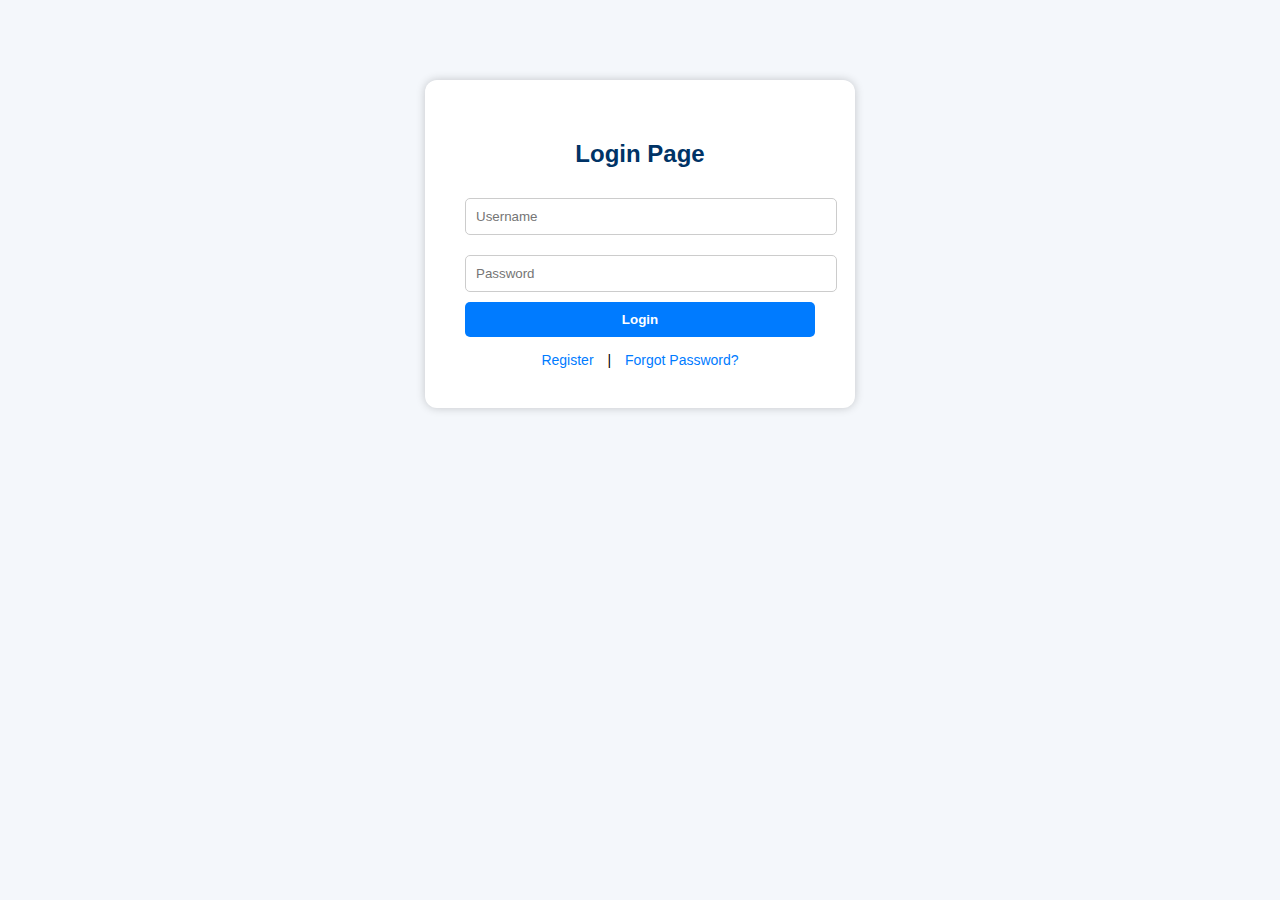
<file: ProjectECP/src/main/webapp/index.html>
<!DOCTYPE html>
<html>
<head>
    <meta charset="UTF-8">
    <title>Login Page</title>
<link rel="stylesheet" type="text/css" href="style.css">

</head>
<body>

<div class="login-container">
    <h2>Login Page</h2>

    <!-- Error message div -->
    <div id="errorMsg" class="error" style="display: none;">
        Sorry, username or password is incorrect
    </div>

    <form action="Validation" onsubmit="return validateLogin();" method="post">
        <input type="text" id="uname" name="uname" placeholder="Username">
        <input type="password" id="pass" name="pwd" placeholder="Password">
        <input type="submit" value="Login">
    </form>

    <div class="links">
        <a href="Register.html">Register</a> |
        <a href="ForgotPassword.html">Forgot Password?</a>
    </div>
</div>

<script>
    function validateLogin() {
        var user = document.getElementById("uname").value.trim();
        var pass = document.getElementById("pass").value.trim();

        if (user === "") {
            alert("Please enter username");
            return false;
        }
        if (pass === "") {
            alert("Please enter password");
            return false;
        }
        return true;
    }

    // On page load, check for error in URL
    window.onload = function () {
        const params = new URLSearchParams(window.location.search);
        if (params.get("error") === "1") {
            document.getElementById("errorMsg").style.display = "block";
        }
    }
</script>

</body>
</html>
</file>
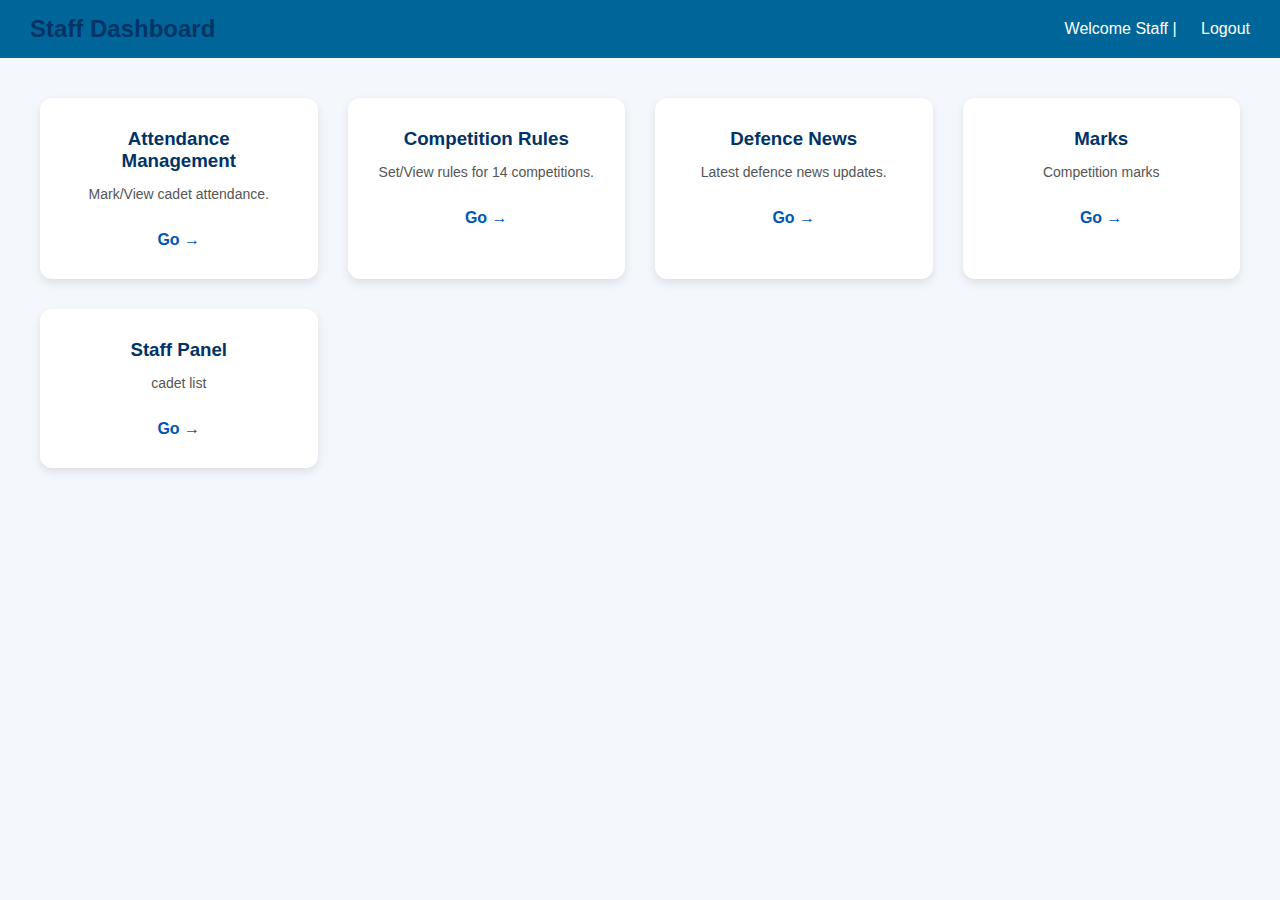
<file: ProjectECP/src/main/webapp/Admin.html>
<!DOCTYPE html>
<html lang="en">
<head>
  <meta charset="UTF-8" />
  <title>Staff Dashboard</title>
  <link rel="stylesheet" href="style.css">

</head>
<body>
    <div class="admin-header">
        <h1>Staff Dashboard</h1>
        <div>
            <span>Welcome Staff</span> |
            <a href="index.html">Logout</a>
        </div>
    </div>

    <div class="admin-container">
        <div class="admin-card">
            <h3>Attendance Management</h3>
            <p>Mark/View cadet attendance.</p>
            <a href="Attendance.jsp">Go →</a>
            
        </div>

        <div class="admin-card">
            <h3>Competition Rules</h3>
            <p>Set/View rules for 14 competitions.</p>
            <a href="CompetitionRules.html">Go →</a>
        </div>

        <div class="admin-card">
            <h3>Defence News</h3>
            <p>Latest defence news updates.</p>
            <a href="AddNews.html">Go →</a>
        </div>
         <div class="admin-card">
            <h3>Marks</h3>
            <p>Competition marks</p>
            <a href="AddCompetitionMark.html">Go →</a>
        </div>
        <div class="admin-card">
            <h3>Staff Panel</h3>
            <p>cadet list</p>
            <a href="AdminPanel.html">Go →</a>
        </div>
    </div>
</body>
</html>
</file>
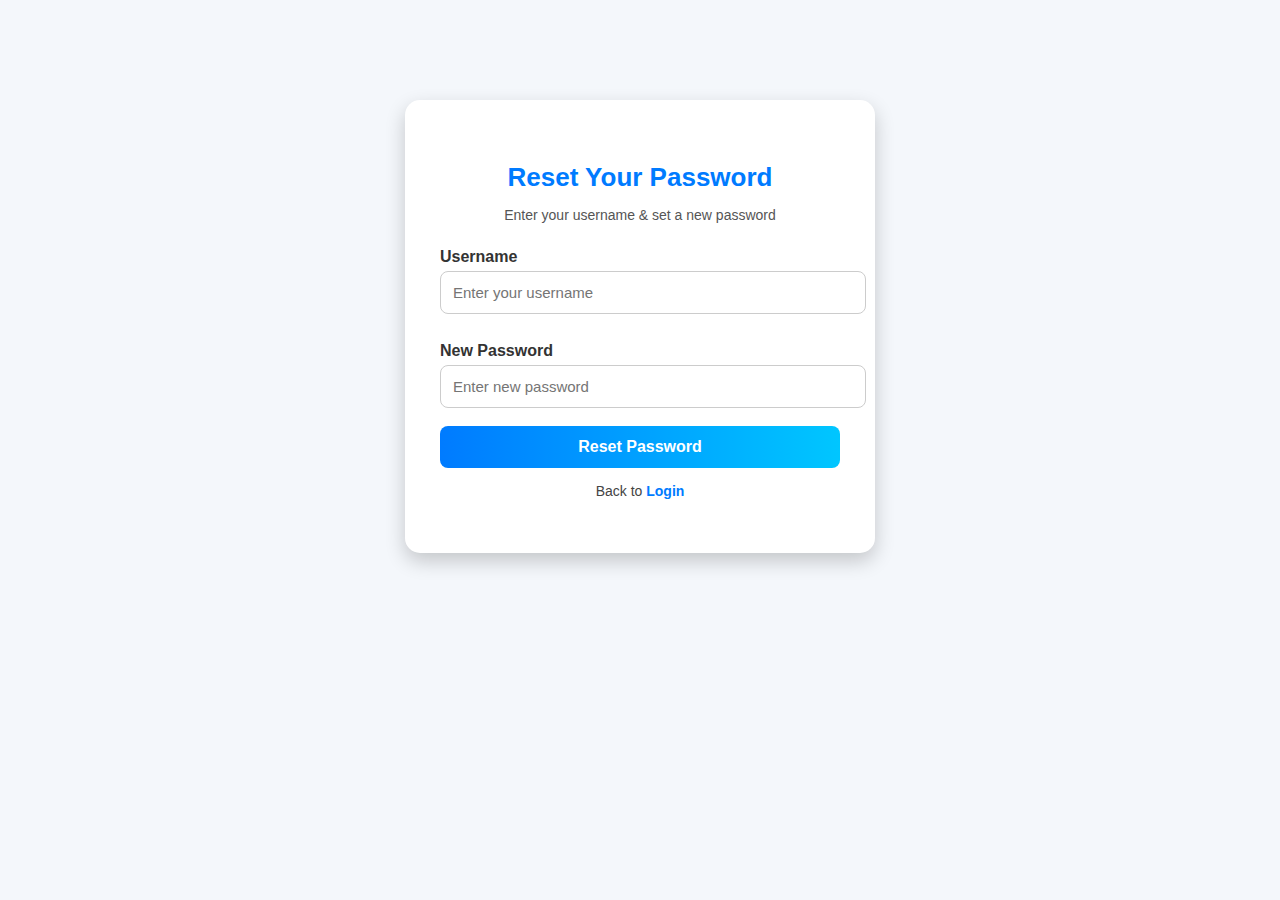
<file: ProjectECP/src/main/webapp/ForgotPassword.html>
<!DOCTYPE html>
<html>
<head>
    <title>Forgot Password</title>
    <link rel="stylesheet" type="text/css" href="style.css">

    <script>
        function validateForgotForm() {
            var uname = document.forms["forgotForm"]["uname"].value.trim();
            var newpass = document.forms["forgotForm"]["newpwd"].value.trim();
            if (uname === "" || newpass === "") {
                alert("Please fill all fields.");
                return false;
            }
            if (newpass.length < 5) {
                alert("Password must be at least 5 characters long.");
                return false;
            }
            return true;
        }
    </script>
</head>
<body>
    <div class="forgot-container">
        <h2>Reset Your Password</h2>
        <p class="subtitle">Enter your username & set a new password</p>
        <form name="forgotForm" action="ForgotPassword" method="post" onsubmit="return validateForgotForm();">

            <label>Username</label>
            <input type="text" name="uname" placeholder="Enter your username" />

            <label>New Password</label>
            <input type="password" name="newpwd" placeholder="Enter new password" />

            <input type="submit" value="Reset Password" />
        </form>
        <p class="login-link">Back to <a href="index.html">Login</a></p>
    </div>
</body>
</html>
</file>
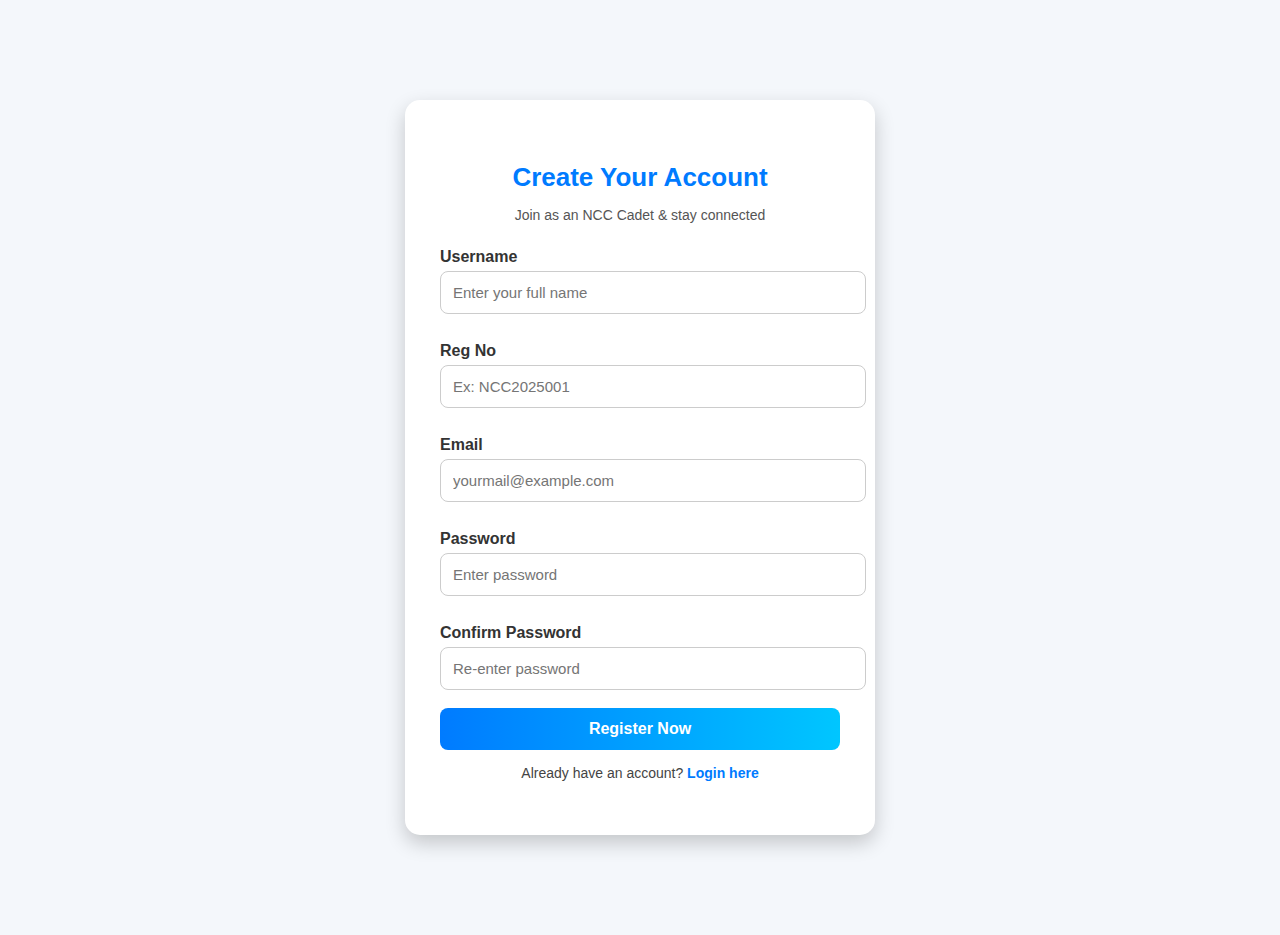
<file: ProjectECP/src/main/webapp/Register.html>
<!DOCTYPE html>
<html>
<head>
    <title>Register Page</title>
    <link rel="stylesheet" type="text/css" href="style.css">

    <script>
        function validateForm() {
            var uname = document.forms["registerForm"]["uname"].value.trim();
            var regno = document.forms["registerForm"]["regno"].value.trim();
            var email = document.forms["registerForm"]["email"].value.trim();
            var pwd = document.forms["registerForm"]["pwd"].value;
            var cpwd = document.forms["registerForm"]["cpwd"].value;

            if (uname === "") {
                alert("Please enter a username");
                return false;
            }
            if (regno === "") {
                alert("Please enter a Reg No");
                return false;
            }
            if (email === "") {
                alert("Please enter an Email");
                return false;
            }
            if (pwd === "") {
                alert("Please enter a password");
                return false;
            }
            if (pwd.length < 5) {
                alert("Password must be at least 5 characters");
                return false;
            }
            if (pwd !== cpwd) {
                alert("Passwords do not match");
                return false;
            }
            return true;
        }
    </script>
</head>
<body>
    <div class="register-container">
        <h2>Create Your Account</h2>
        <p class="subtitle">Join as an NCC Cadet & stay connected</p>
        <form name="registerForm" action="AddUserDetails" method="post" onsubmit="return validateForm();">

            <label>Username</label>
            <input type="text" name="uname" placeholder="Enter your full name" />

            <label>Reg No</label>
            <input type="text" name="regno" placeholder="Ex: NCC2025001" />

            <label>Email</label>
            <input type="email" name="email" placeholder="yourmail@example.com" />

            <label>Password</label>
            <input type="password" name="pwd" placeholder="Enter password" />

            <label>Confirm Password</label>
            <input type="password" name="cpwd" placeholder="Re-enter password" />

            <input type="submit" value="Register Now" />
        </form>
        <p class="login-link">Already have an account? <a href="index.html">Login here</a></p>
    </div>
</body>
</html>
</file>
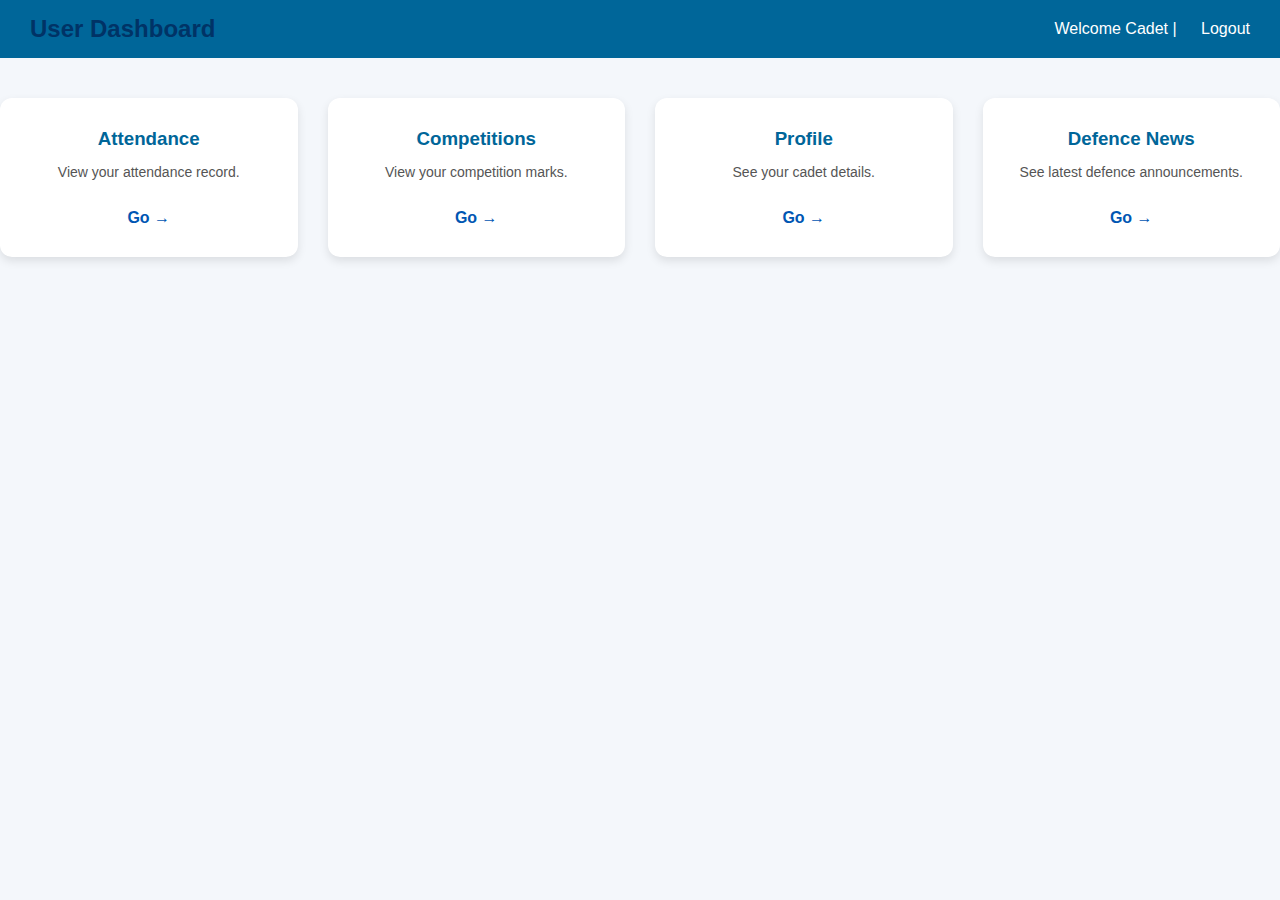
<file: ProjectECP/src/main/webapp/UserHome.html>
<!DOCTYPE html>
<html lang="en">
<head>
  <meta charset="UTF-8" />
  <title>Cadet Dashboard</title>
  <link rel="stylesheet" href="style.css">
</head>
<body>
  <div class="user-header">
    <h1>User Dashboard</h1>
    <div>
      <span>Welcome Cadet</span> |
      <a href="index.html">Logout</a>
    </div>
  </div>

  <div class="user-container">
    <div class="user-card">
      <h3>Attendance</h3>
      <p>View your attendance record.</p>
      <a href="ViewAttendance.html">Go →</a>
    </div>

    <div class="user-card">
      <h3>Competitions</h3>
      <p>View your competition marks.</p>
      <a href="CadetCompetitionRules.html">Go →</a>
    </div>

    <div class="user-card">
      <h3>Profile</h3>
      <p>See your cadet details.</p>
      <a href="Profile.html">Go →</a>
    </div>

    <!-- ✅ NEW Defence News Card ✅ -->
    <div class="user-card">
      <h3>Defence News</h3>
      <p>See latest defence announcements.</p>
      <a href="ViewNews.html">Go →</a>
    </div>
  </div>
</body>
</html>
</file>
<file: ProjectECP/src/main/webapp/style.css>
/* ---------- COMMON ---------- */
body {
    font-family: Arial, sans-serif;
    background-color: #f2f2f2;
    text-align: center;
    margin: 0;
    padding: 0;
}

/* ---------- LOGIN PAGE ---------- */
.login-container {
    background-color: white;
    padding: 40px;
    border-radius: 12px;
    box-shadow: 0 0 10px rgba(0,0,0,0.2);
    width: 350px;
    text-align: center;
    margin: 80px auto;
}

.login-container input[type="text"],
.login-container input[type="password"] {
    width: 100%;
    padding: 10px;
    margin: 10px 0;
    border: 1px solid #ccc;
    border-radius: 5px;
}

.login-container input[type="submit"] {
    width: 100%;
    padding: 10px;
    background-color: #007bff;
    color: white;
    border: none;
    border-radius: 5px;
    font-weight: bold;
    cursor: pointer;
}

.login-container input[type="submit"]:hover {
    background-color: #0056b3;
}

.links {
    margin-top: 15px;
    font-size: 14px;
}

.links a {
    text-decoration: none;
    color: #007bff;
    margin: 0 10px;
}

.error {
    color: red;
    margin-bottom: 15px;
    font-weight: bold;
    display: none;
}

/* ---------- GLOBAL STYLES ---------- */
body {
    font-family: 'Segoe UI', Tahoma, Geneva, Verdana, sans-serif;
    background: linear-gradient(135deg, #007bff, #00c6ff);
    margin: 0;
    padding: 0;
}

/* ---------- REGISTER PAGE ---------- */
.register-container {
    background-color: #ffffff;
    padding: 40px 35px;
    border-radius: 15px;
    box-shadow: 0px 8px 20px rgba(0,0,0,0.2);
    width: 400px;
    margin: 100px auto;
    text-align: center;
    animation: fadeIn 1s ease-in-out;
}

.register-container h2 {
    margin-bottom: 10px;
    color: #007bff;
    font-size: 26px;
    font-weight: bold;
}

.register-container .subtitle {
    font-size: 14px;
    color: #555;
    margin-bottom: 25px;
}

.register-container label {
    display: block;
    text-align: left;
    margin: 10px 0 5px;
    font-weight: 600;
    color: #333;
}

.register-container input[type="text"],
.register-container input[type="password"],
.register-container input[type="email"] {
    width: 100%;
    padding: 12px;
    margin-bottom: 18px;
    border: 1px solid #ccc;
    border-radius: 8px;
    font-size: 15px;
    transition: 0.3s;
}

.register-container input[type="text"]:focus,
.register-container input[type="password"]:focus,
.register-container input[type="email"]:focus {
    border-color: #007bff;
    box-shadow: 0px 0px 6px rgba(0,123,255,0.5);
    outline: none;
}

.register-container input[type="submit"] {
    width: 100%;
    padding: 12px;
    background: linear-gradient(90deg, #007bff, #00c6ff);
    color: white;
    border: none;
    border-radius: 8px;
    cursor: pointer;
    font-size: 16px;
    font-weight: bold;
    transition: background 0.3s ease-in-out;
}

.register-container input[type="submit"]:hover {
    background: linear-gradient(90deg, #0056b3, #0096d6);
}

.register-container .login-link {
    margin-top: 15px;
    font-size: 14px;
    color: #444;
}

.register-container .login-link a {
    color: #007bff;
    text-decoration: none;
    font-weight: bold;
}

.register-container .login-link a:hover {
    text-decoration: underline;
}

/* ---------- ANIMATIONS ---------- */
@keyframes fadeIn {
    from { opacity: 0; transform: translateY(-20px);}
    to { opacity: 1; transform: translateY(0);}
}


/* ---------- FORGOT PASSWORD PAGE ---------- */
.forgot-container {
    background-color: #ffffff;
    padding: 40px 35px;
    border-radius: 15px;
    box-shadow: 0px 8px 20px rgba(0,0,0,0.2);
    width: 400px;
    margin: 100px auto;
    text-align: center;
    animation: fadeIn 1s ease-in-out;
}

.forgot-container h2 {
    margin-bottom: 10px;
    color: #007bff;
    font-size: 26px;
    font-weight: bold;
}

.forgot-container .subtitle {
    font-size: 14px;
    color: #555;
    margin-bottom: 25px;
}

.forgot-container label {
    display: block;
    text-align: left;
    margin: 10px 0 5px;
    font-weight: 600;
    color: #333;
}

.forgot-container input[type="text"],
.forgot-container input[type="password"] {
    width: 100%;
    padding: 12px;
    margin-bottom: 18px;
    border: 1px solid #ccc;
    border-radius: 8px;
    font-size: 15px;
    transition: 0.3s;
}

.forgot-container input[type="text"]:focus,
.forgot-container input[type="password"]:focus {
    border-color: #007bff;
    box-shadow: 0px 0px 6px rgba(0,123,255,0.5);
    outline: none;
}

.forgot-container input[type="submit"] {
    width: 100%;
    padding: 12px;
    background: linear-gradient(90deg, #007bff, #00c6ff);
    color: white;
    border: none;
    border-radius: 8px;
    cursor: pointer;
    font-size: 16px;
    font-weight: bold;
    transition: background 0.3s ease-in-out;
}

.forgot-container input[type="submit"]:hover {
    background: linear-gradient(90deg, #0056b3, #0096d6);
}

.forgot-container .login-link {
    margin-top: 15px;
    font-size: 14px;
    color: #444;
}

.forgot-container .login-link a {
    color: #007bff;
    text-decoration: none;
    font-weight: bold;
}

.forgot-container .login-link a:hover {
    text-decoration: underline;
}

/* ================================
   General Styles (Common to All)
   ================================= */
body {
    margin: 0;
    font-family: 'Segoe UI', Tahoma, Geneva, Verdana, sans-serif;
    background-color: #f4f6f8;
}

a {
    text-decoration: none;
    color: #0056b3;
}

a:hover {
    text-decoration: underline;
}
/* ================================
   Admin Dashboard Styles
   ================================ */

.admin-header {
    background-color: #006699;
    color: white;
    padding: 15px 30px;
    display: flex;
    justify-content: space-between;
    align-items: center;
}

.admin-header h1 {
    margin: 0;
    font-size: 24px;
}

.admin-header a {
    color: #ffffff;
    margin-left: 20px;
}

/* 🔥 Use grid instead of flex for auto wrap */
.admin-container {
  display: grid;
  grid-template-columns: repeat(auto-fit, minmax(220px, 1fr));
  gap: 30px;
  margin: 40px auto;
  max-width: 1200px; /* limit max width for nice look */
  padding: 0 20px;   /* side padding */
}

.admin-card {
  background-color: #ffffff;
  padding: 30px;
  border-radius: 12px;
  box-shadow: 0 4px 10px rgba(0, 0, 0, 0.1);
  text-align: center;
  transition: transform 0.3s ease, box-shadow 0.3s ease;
}

.admin-card:hover {
  transform: translateY(-5px);
  box-shadow: 0 8px 20px rgba(0, 0, 0, 0.15);
}

.admin-card h3 {
  margin-top: 0;
  margin-bottom: 10px;
  color: #003366;
}

.admin-card p {
  color: #555;
  font-size: 14px;
}

.admin-card a {
  display: inline-block;
  margin-top: 15px;
  color: #0056b3;
  font-weight: bold;
}

/* ================================
   User Home Dashboard Styles
   ================================= */
.user-header {
    background-color: #006699;
    color: white;
    padding: 15px 30px;
    display: flex;
    justify-content: space-between;
    align-items: center;
}

.user-header h1 {
    margin: 0;
    font-size: 24px;
}

.user-header a {
    color: #ffffff;
    margin-left: 20px;
}

.user-container {
    display: flex;
    justify-content: center;
    margin-top: 40px;
    gap: 30px;
}

.user-card {
    background-color: #ffffff;
    padding: 30px;
    border-radius: 12px;
    box-shadow: 0 4px 10px rgba(0, 0, 0, 0.1);
    width: 250px;
    text-align: center;
    transition: transform 0.3s ease, box-shadow 0.3s ease;
}

.user-card:hover {
    transform: translateY(-5px);
    box-shadow: 0 8px 20px rgba(0, 0, 0, 0.15);
}

.user-card h3 {
    margin-top: 0;
    margin-bottom: 10px;
    color: #006699;
}

.user-card p {
    color: #555;
    font-size: 14px;
}

.user-card a {
    display: inline-block;
    margin-top: 15px;
    color: #0056b3;
    font-weight: bold;
}



/* ==================================================
   Attendance Page
================================================== */

.attendance-container {
  background: #fff;
  padding: 40px;
  border-radius: 10px;
  box-shadow: 0 4px 12px rgba(0,0,0,0.1);
  max-width: 400px;
  width: 90%;
  margin: 50px auto;   /* page center align */
}

.attendance-container h2 {
  text-align: center;
  margin-bottom: 20px;
  font-size: 24px;
  color: #333;
}

.attendance-container label {
  display: block;
  margin-bottom: 8px;
  color: #555;
}

.attendance-container input,
.attendance-container select {
  width: 100%;
  padding: 10px;
  border: 1px solid #ccc;
  border-radius: 5px;
  margin-bottom: 20px;
}

.attendance-container button {
  width: 100%;
  padding: 12px;
  background: #28a745; /* green button for Attendance */
  color: #fff;
  border: none;
  border-radius: 5px;
  cursor: pointer;
}

.attendance-container button:hover {
  background: #218838;
}

.view-attendance-container {
  background: #fff;
  padding: 40px;
  border-radius: 10px;
  box-shadow: 0 4px 12px rgba(0,0,0,0.1);
  max-width: 400px;
  width: 90%;
  margin: 50px auto;   /* page center align */
}

/* ================================
   VIEW ATTENDANCE PAGE STYLES
================================ */

body.view-attendance-page {
  display: flex;
  justify-content: center;
  align-items: center;
  height: 100vh;
  background: #f7f7f7;
}

.view-attendance-container {
  background: #fff;
  padding: 30px;
  border-radius: 8px;
  box-shadow: 0 4px 10px rgba(0,0,0,0.1);
  width: 400px;
  max-width: 90%;
  text-align: center;
}

.view-attendance-container input,
.view-attendance-container button {
  width: 100%;
  padding: 10px;
  margin: 10px 0;
}

/* ================================
   VIEW ATTENDANCE SERVLET PAGE
================================ */

body.attendance-view-page {
  display: flex;
  justify-content: center;
  align-items: center;
  height: 100vh;
  background: #f7f7f7;
  font-family: Arial, sans-serif;
}

.attendance-view-container {
  background: #fff;
  padding: 30px;
  border-radius: 8px;
  box-shadow: 0 4px 12px rgba(0,0,0,0.1);
  text-align: center;
}

.attendance-table {
  width: 100%;
  border-collapse: collapse;
  margin-top: 20px;
}

.attendance-table th,
.attendance-table td {
  border: 1px solid #ddd;
  padding: 10px 15px;
}

.attendance-table th {
  background-color: #007bff;
  color: #fff;
}

.attendance-table tr:nth-child(even) {
  background-color: #f2f2f2;
}

.attendance-table tr:hover {
  background-color: #ddd;
}


/* ====================================
   Competition Rules Page
==================================== */

body.competition-page {
  display: flex;
  justify-content: center;
  align-items: center;
  height: 100vh;
  background: #f7f7f7;
  font-family: Arial, sans-serif;
}

.competition-container {
  background: #fff;
  padding: 40px;
  border-radius: 10px;
  box-shadow: 0 4px 12px rgba(0,0,0,0.1);
  max-width: 500px;
  width: 90%;
  text-align: center;
}

.competition-container h2 {
  margin-bottom: 20px;
  color: #333;
}

.competition-form {
  margin-bottom: 20px;
}

.competition-form label {
  display: block;
  text-align: left;
  margin-bottom: 8px;
  color: #555;
}

.competition-form input,
.competition-form textarea {
  width: 100%;
  padding: 10px;
  margin-bottom: 15px;
  border: 1px solid #ccc;
  border-radius: 5px;
}

.competition-form button {
  width: 100%;
  padding: 12px;
  background: #007bff;
  color: #fff;
  border: none;
  border-radius: 5px;
  cursor: pointer;
}

.competition-form button:hover {
  background: #0056b3;
}
/* ====================================
   View Competition Rules Page
==================================== */

body.view-competition-page {
  display: flex;
  justify-content: center;
  align-items: center;
  height: 100vh;
  background: #f7f7f7;
  font-family: Arial, sans-serif;
}

.competition-view-container {
  background: #fff;
  padding: 30px;
  border-radius: 10px;
  box-shadow: 0 4px 12px rgba(0,0,0,0.1);
  max-width: 800px;
  width: 90%;
  text-align: center;
}

.competition-table {
  width: 100%;
  border-collapse: collapse;
  margin-top: 20px;
}

.competition-table th,
.competition-table td {
  border: 1px solid #ddd;
  padding: 12px 15px;
}

.competition-table th {
  background-color: #007bff;
  color: #fff;
}

.competition-table tr:nth-child(even) {
  background-color: #f2f2f2;
}

.competition-table tr:hover {
  background-color: #ddd;
}
/* ================================
   Cadet View Competition Rules
================================ */
body.cadet-competition-page {
  display: flex;
  justify-content: center;
  align-items: center;
  height: 100vh;
  background: #f7f7f7;
  font-family: Arial, sans-serif;
}

.competition-view-container {
  background: #fff;
  padding: 30px;
  border-radius: 10px;
  box-shadow: 0 4px 12px rgba(0,0,0,0.1);
  max-width: 800px;
  width: 90%;
  text-align: center;
}

.competition-table {
  width: 100%;
  border-collapse: collapse;
  margin-top: 20px;
}

.competition-table th,
.competition-table td {
  border: 1px solid #ddd;
  padding: 12px 15px;
}

.competition-table th {
  background-color: #28a745; /* Green for cadet view */
  color: #fff;
}

.competition-table tr:nth-child(even) {
  background-color: #f2f2f2;
}

.competition-table tr:hover {
  background-color: #ddd;
}

/* ================================
   Add Defence News Page
================================ */
body.news-add-page {
  display: flex;
  justify-content: center;
  align-items: center;
  height: 100vh;
  background: #f7f7f7;
  font-family: Arial, sans-serif;
}

.news-form-container {
  background: #fff;
  padding: 40px 50px;
  border-radius: 10px;
  box-shadow: 0 4px 12px rgba(0,0,0,0.1);
  max-width: 500px;
  width: 90%;
}

.news-form-container h2 {
  text-align: center;
  margin-bottom: 30px;
  color: #333;
}

.news-form-container label {
  display: block;
  font-weight: bold;
  margin-bottom: 5px;
}

.news-form-container input[type="text"],
.news-form-container textarea {
  width: 100%;
  padding: 12px 15px;
  margin-bottom: 20px;
  border: 1px solid #ccc;
  border-radius: 5px;
}

.news-form-container button {
  width: 100%;
  padding: 12px;
  background: #007bff;
  border: none;
  color: #fff;
  font-weight: bold;
  border-radius: 5px;
  cursor: pointer;
}

.news-form-container button:hover {
  background: #0056b3;
}

/* ================================
   View Defence News Page
================================ */
body.news-view-page {
  font-family: Arial, sans-serif;
  background: #f7f7f7;
  padding: 40px;
}

.news-list-container {
  max-width: 800px;
  margin: auto;
  background: #fff;
  padding: 40px;
  border-radius: 10px;
  box-shadow: 0 4px 12px rgba(0,0,0,0.1);
}

.news-list-container h2 {
  text-align: center;
  margin-bottom: 30px;
  color: #333;
}

.news-item {
  border-bottom: 1px solid #ddd;
  padding: 20px 0;
}

.news-item h3 {
  margin: 0 0 10px;
  color: #007bff;
}

.news-item p {
  margin: 0 0 10px;
  color: #555;
}

.news-date {
  font-size: 0.85em;
  color: #999;
}

/* ================================
   Cadet Profile Page
================================ */
body.profile-page {
  display: flex;
  justify-content: center;
  align-items: center;
  height: 100vh;
  background: #f7f7f7;
  font-family: Arial, sans-serif;
}

.profile-container {
  background: #fff;
  padding: 30px;
  border-radius: 10px;
  box-shadow: 0 4px 12px rgba(0,0,0,0.1);
  max-width: 500px;
  width: 90%;
  text-align: left;
}

.profile-form-container {
  background: #fff;
  padding: 30px;
  border-radius: 10px;
  box-shadow: 0 4px 12px rgba(0,0,0,0.1);
  max-width: 400px;
  width: 90%;
  text-align: center;
}

.profile-container p {
  margin: 10px 0;
  font-size: 18px;
} 

/* ==================================================
   Attendance Page Styling
   ================================================== */

body {
  font-family: Arial, sans-serif;
  background: #f4f7fb;
  margin: 0;
  padding: 0;
}

.container {
  width: 80%;
  margin: 30px auto;
  background: #fff;
  padding: 20px;
  border-radius: 12px;
  box-shadow: 0px 4px 10px rgba(0,0,0,0.1);
}

h1 {
  text-align: center;
  margin-bottom: 20px;
  color: #333;
}

table {
  width: 100%;
  border-collapse: collapse;
  margin-bottom: 20px;
}

th, td {
  padding: 12px;
  border: 1px solid #ddd;
  text-align: center;
}

th {
  background: #007bff;
  color: #fff;
}

.present-btn {
  background: #28a745;
  color: white;
  padding: 8px 15px;
  border: none;
  border-radius: 8px;
  cursor: pointer;
}

.absent-btn {
  background: #dc3545;
  color: white;
  padding: 8px 15px;
  border: none;
  border-radius: 8px;
  cursor: pointer;
}

.save-btn {
  background: #007bff;
  color: white;
  padding: 10px 20px;
  border: none;
  border-radius: 8px;
  cursor: pointer;
  display: block;
  margin: 0 auto;
}

.save-btn:hover {
  background: #0056b3;
}

/* ==================================================
   Competition Mark Page (Centered & Clean)
================================================== */

.competition-container {
  background: #fff;
  padding: 40px;
  border-radius: 12px;
  box-shadow: 0 8px 20px rgba(0,0,0,0.1);
  max-width: 450px;
  width: 90%;
  margin: 80px auto;   /* page center align with top space */
}

.competition-container h2 {
  text-align: center;
  margin-bottom: 30px;
  font-size: 26px;
  color: #222;
}

.competition-container label {
  display: block;
  margin-bottom: 5px;
  font-weight: bold;
  color: #444;
}

.competition-container input,
.competition-container select {
  width: 100%;
  padding: 12px;
  border: 1px solid #bbb;
  border-radius: 6px;
  margin-bottom: 20px;
  font-size: 14px;
}

.competition-container button {
  width: 100%;
  padding: 14px;
  background: #007bff; /* bright blue button */
  color: #fff;
  border: none;
  border-radius: 6px;
  cursor: pointer;
  font-weight: bold;
  font-size: 15px;
  transition: background 0.3s ease;
}

.competition-container button:hover {
  background: #0056b3;
}

/* =====================================
   Admin Panel Tables
===================================== */

table {
  width: 90%;
  margin: 20px auto;
  border-collapse: collapse;
}

table, th, td {
  border: 1px solid #999;
}

th {
  background: #003366;
  color: #fff;
  padding: 10px;
}

td {
  padding: 8px;
  text-align: center;
}

h1, h2 {
  text-align: center;
  color: #003366;
}
</file>
